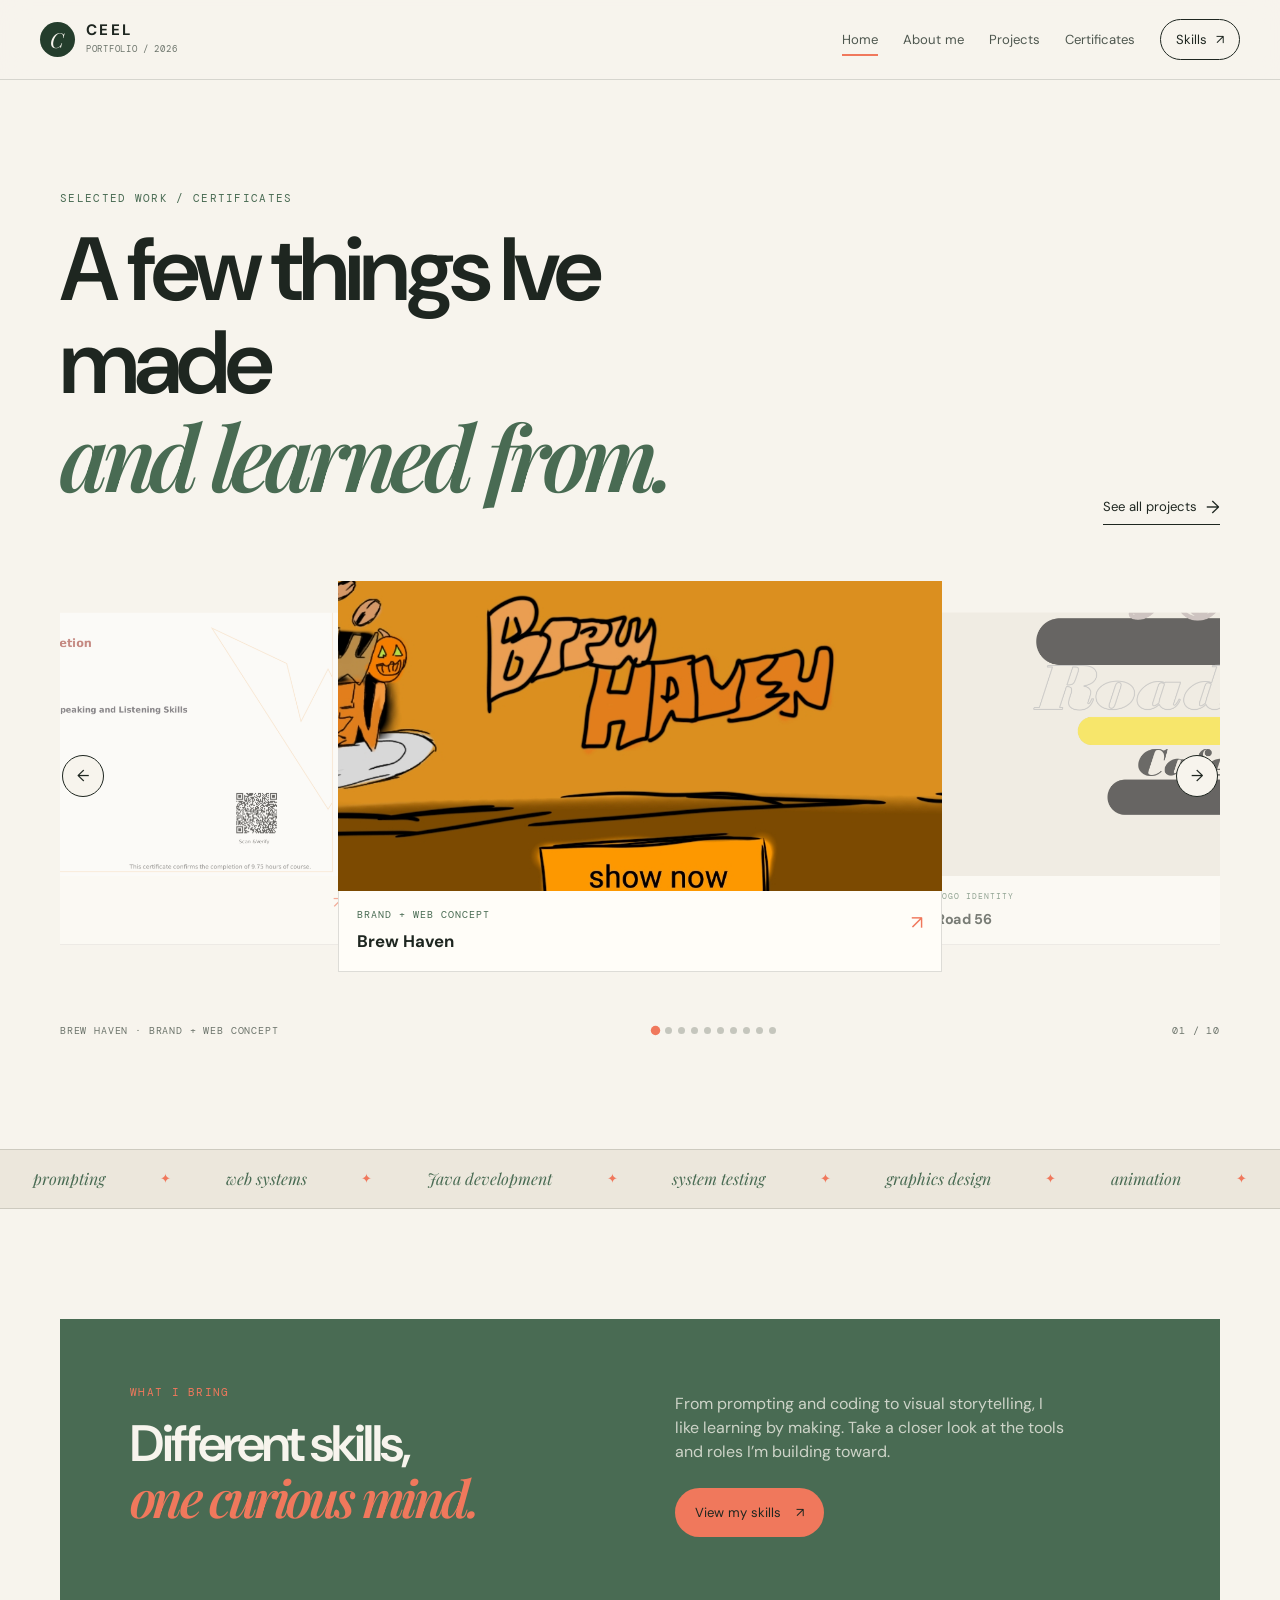
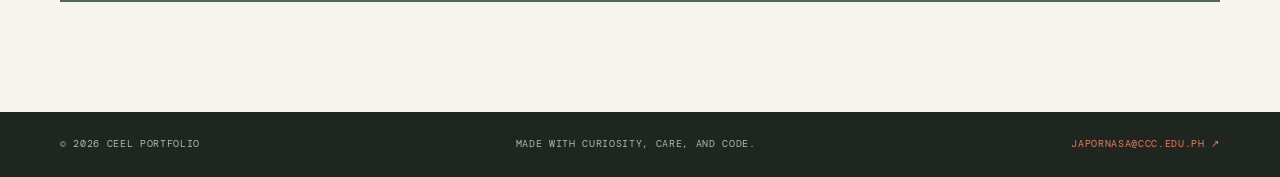
<file: index.html>
<!doctype html>
<html lang="en">
<head>
  <meta charset="UTF-8">
  <meta name="viewport" content="width=device-width, initial-scale=1">
  <meta name="description" content="CEEL portfolio — projects, certificates, and creative technology skills.">
  <title>CEEL Portfolio 2 | Home</title>
  <link rel="stylesheet" href="styles.css">
</head>
<body data-page="home">
  <header class="site-header">
    <a class="brand" href="index.html" aria-label="CEEL Portfolio home">
      <span class="brand-mark">C</span>
      <span><strong>CEEL</strong><small>portfolio / 2026</small></span>
    </a>
    <button class="menu-toggle" type="button" aria-expanded="false" aria-controls="site-nav">Menu</button>
    <nav class="site-nav" id="site-nav" aria-label="Primary navigation">
      <a class="active" href="index.html">Home</a>
      <a href="about.html">About me</a>
      <a href="projects.html">Projects</a>
      <a href="certificates.html">Certificates</a>
      <a class="nav-pill" href="skills.html">Skills <span>↗</span></a>
    </nav>
  </header>

  <main>
    <section class="featured container section-space">
      <div class="section-heading">
        <div><p class="eyebrow">Selected work / certificates</p><h1>A few things Ive made<br><em>and learned from.</em></h1></div>
        <a class="text-link" href="projects.html">See all projects <span>→</span></a>
      </div>
      <div class="carousel-shell" id="featuredCarousel" aria-label="Featured projects and certificates">
        <button class="carousel-control carousel-prev" type="button" aria-label="Previous featured item">←</button>
        <div class="carousel-viewport"><div class="carousel-track" id="featuredTrack"></div></div>
        <button class="carousel-control carousel-next" type="button" aria-label="Next featured item">→</button>
        <div class="carousel-meta"><p id="carouselCaption">Featured work</p><div class="carousel-dots" id="carouselDots" aria-label="Choose featured item"></div><p class="carousel-count" id="carouselCount">01 / 10</p></div>
      </div>
    </section>

    <section class="marquee-strip" aria-label="Areas of interest"><div class="marquee-track"><span>prompting</span><i>✦</i><span>web systems</span><i>✦</i><span>Java development</span><i>✦</i><span>system testing</span><i>✦</i><span>graphics design</span><i>✦</i><span>animation</span><i>✦</i></div></section>

    <section class="skills-teaser container section-space"><div class="teaser-card"><div><p class="eyebrow">What I bring</p><h2>Different skills,<br><em>one curious mind.</em></h2></div><div><p>From prompting and coding to visual storytelling, I like learning by making. Take a closer look at the tools and roles I’m building toward.</p><a class="button button-coral" href="skills.html">View my skills <span>↗</span></a></div></div></section>
  </main>

  <footer class="site-footer"><div class="container footer-inner"><span>© 2026 CEEL Portfolio</span><span>Made with curiosity, care, and code.</span><a href="mailto:japornasa@ccc.edu.ph">japornasa@ccc.edu.ph ↗</a></div></footer>
  <script src="script.js"></script>
</body>
</html>
</file>
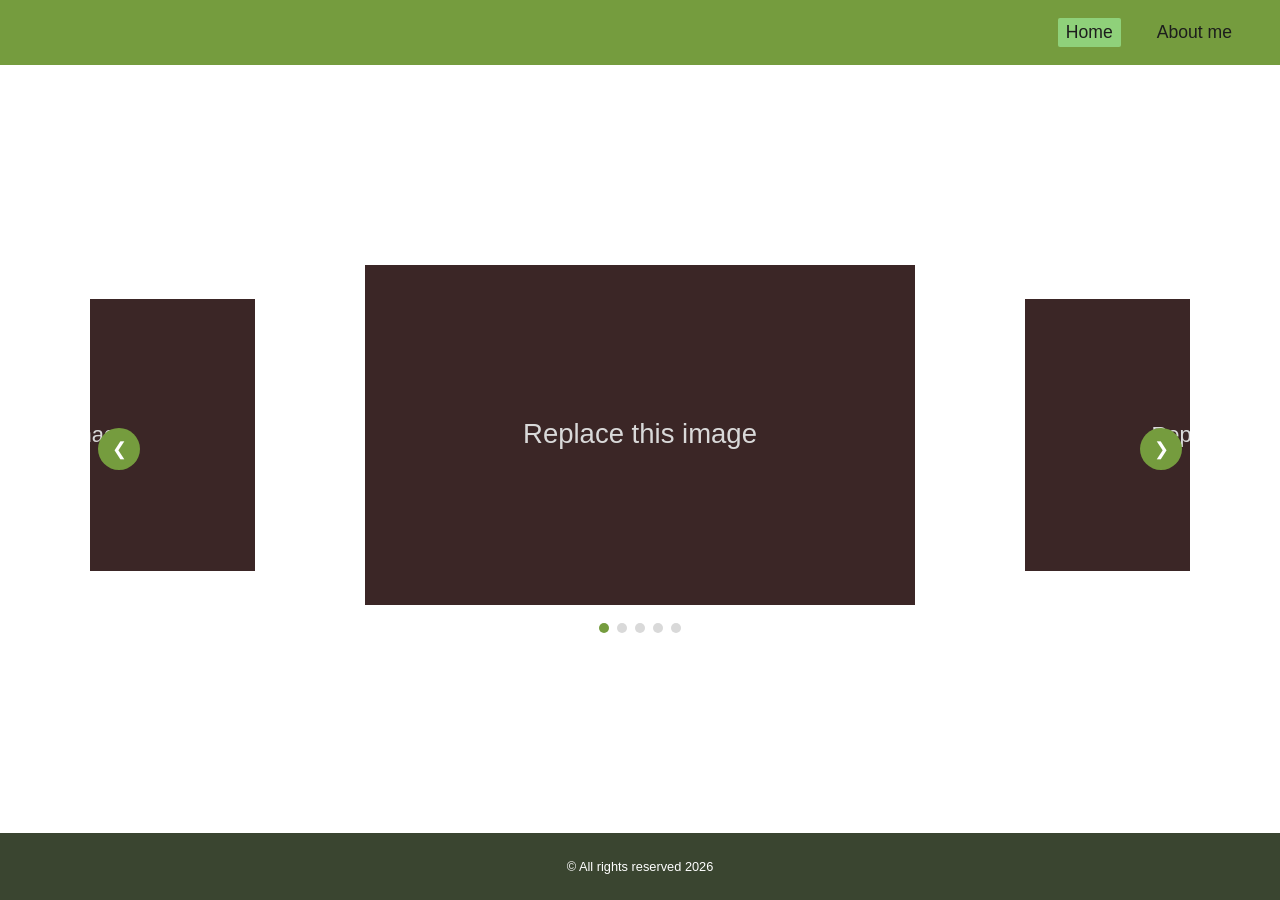
<file: portfolio/index.html>
<!DOCTYPE html>
<html lang="en">
<head>
  <meta charset="UTF-8">
  <meta name="viewport" content="width=device-width, initial-scale=1">
  <title>Home | My Portfolio</title>
  <link rel="stylesheet" href="style.css">
</head>
<body>
  <header class="site-header">
    <nav class="nav">
      <a href="index.html" class="nav-link active">Home</a>
      <a href="about.html" class="nav-link">About me</a>
    </nav>
  </header>

  <main class="home">
    <!-- Carousel: each slide is a div that holds an img -->
    <section class="carousel" id="carousel" aria-label="Featured work">
      <button class="carousel-btn prev" aria-label="Previous slide">&#10094;</button>

      <div class="carousel-track">
        <div class="slide"><img src="images/placeholder.svg" alt="Slide 1"></div>
        <div class="slide"><img src="images/placeholder.svg" alt="Slide 2"></div>
        <div class="slide"><img src="images/placeholder.svg" alt="Slide 3"></div>
        <div class="slide"><img src="images/placeholder.svg" alt="Slide 4"></div>
        <div class="slide"><img src="images/placeholder.svg" alt="Slide 5"></div>
      </div>

      <button class="carousel-btn next" aria-label="Next slide">&#10095;</button>
      <div class="carousel-dots" id="carouselDots"></div>
    </section>
  </main>

  <footer class="site-footer">&copy; All rights reserved 2026</footer>
  <script src="script.js"></script>
</body>
</html>
</file>
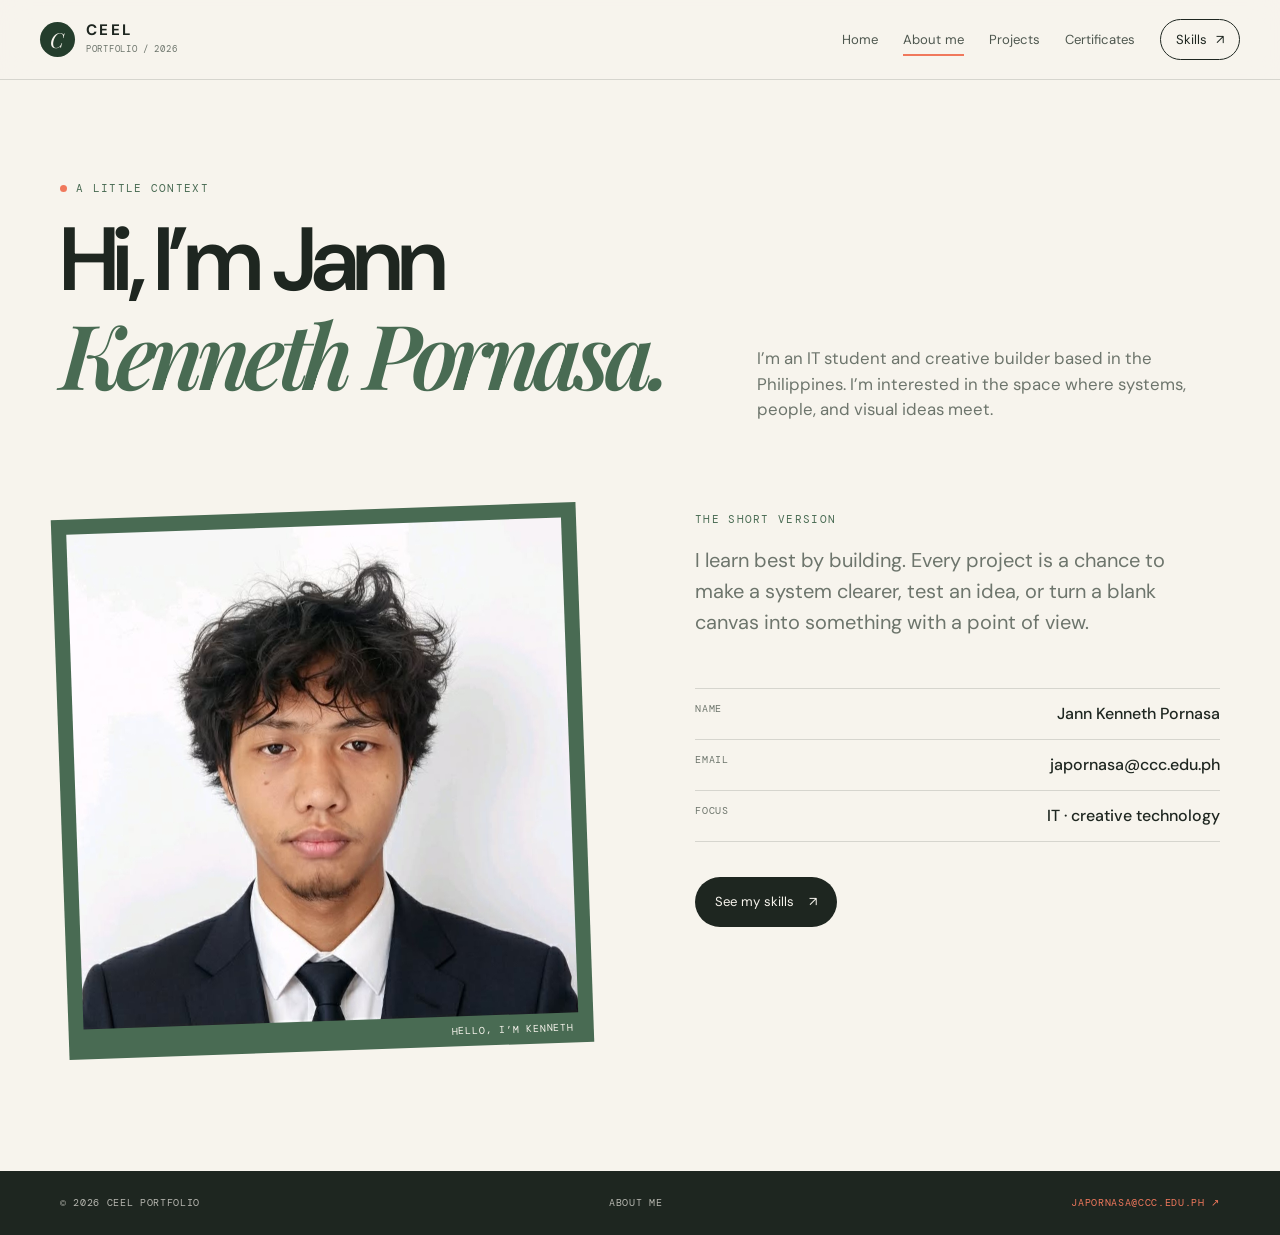
<file: about.html>
<!doctype html>
<html lang="en">

<head>
  <meta charset="UTF-8">
  <meta name="viewport" content="width=device-width, initial-scale=1">
  <meta name="description" content="About Jann Kenneth Pornasa and the CEEL portfolio.">
  <title>CEEL Portfolio | About me</title>
  <link rel="stylesheet" href="styles.css">
</head>

<body data-page="about">
  <header class="site-header"><a class="brand" href="index.html"><span
        class="brand-mark">C</span><span><strong>CEEL</strong><small>portfolio / 2026</small></span></a><button
      class="menu-toggle" type="button" aria-expanded="false" aria-controls="site-nav">Menu</button>
    <nav class="site-nav" id="site-nav" aria-label="Primary navigation"><a href="index.html">Home</a><a class="active"
        href="about.html">About me</a><a href="projects.html">Projects</a><a href="certificates.html">Certificates</a><a
        class="nav-pill" href="skills.html">Skills <span>↗</span></a></nav>
  </header>
  <main>
    <section class="page-hero container page-hero-split">
      <div>
        <p class="eyebrow"><span class="eyebrow-dot"></span> A little context</p>
        <h1>Hi, I’m Jann<br><em>Kenneth Pornasa.</em></h1>
      </div>
      <p>I’m an IT student and creative builder based in the Philippines. I’m interested in the space where systems,
        people, and visual ideas meet.</p>
    </section>
    <section class="about-grid container">
      <div class="about-image"><img src="images/profile/profile.jpg" alt="Portrait of Jann Kenneth Pornasa"><span>hello,
          I’m kenneth</span></div>
      <div class="about-copy">
        <p class="eyebrow">The short version</p>
        <p class="large-copy">I learn best by building. Every project is a chance to make a system clearer, test an
          idea, or turn a blank canvas into something with a point of view.</p>
        <div class="about-facts">
          <div><span>Name</span><strong>Jann Kenneth Pornasa</strong></div>
          <div><span>Email</span><strong><a href="mailto:japornasa@ccc.edu.ph">japornasa@ccc.edu.ph</a></strong></div>
          <div><span>Focus</span><strong>IT · creative technology</strong></div>
        </div><a class="button button-dark" href="skills.html">See my skills <span>↗</span></a>
      </div>
    </section>
  </main>
  <footer class="site-footer">
    <div class="container footer-inner"><span>© 2026 CEEL Portfolio</span><span>About me</span><a
        href="mailto:japornasa@ccc.edu.ph">japornasa@ccc.edu.ph ↗</a></div>
  </footer>
  <script src="script.js"></script>
</body>

</html>
</file>
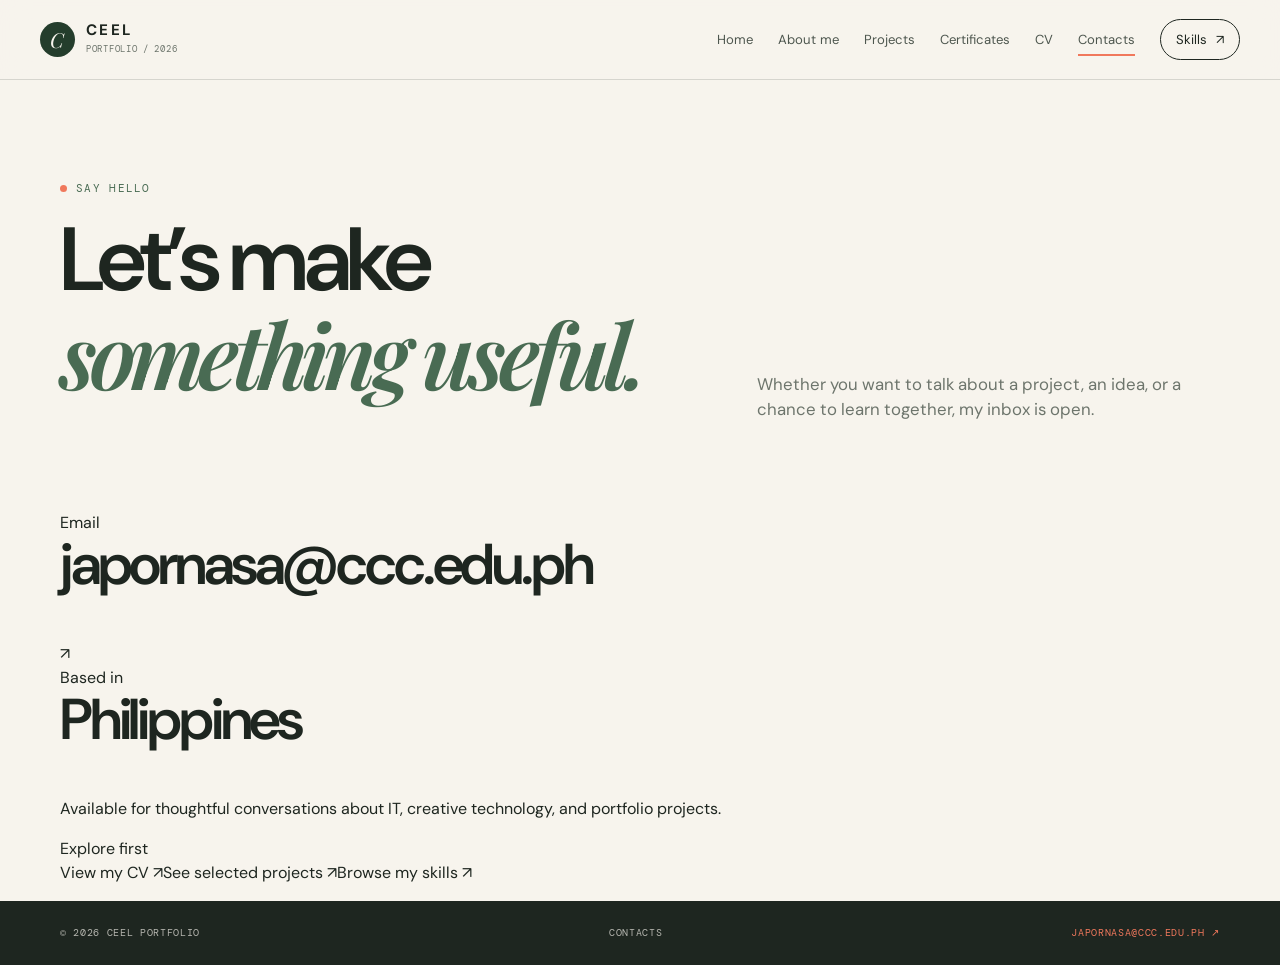
<file: contacts.html>
<!doctype html>
<html lang="en">
<head>
  <meta charset="UTF-8">
  <meta name="viewport" content="width=device-width, initial-scale=1">
  <meta name="description" content="Contact Jann Kenneth Pornasa through the CEEL portfolio.">
  <title>CEEL Portfolio | Contacts</title>
  <link rel="stylesheet" href="styles.css">
</head>
<body data-page="contacts">
  <header class="site-header">
    <a class="brand" href="index.html" aria-label="CEEL Portfolio home"><span class="brand-mark">C</span><span><strong>CEEL</strong><small>portfolio / 2026</small></span></a>
    <button class="menu-toggle" type="button" aria-expanded="false" aria-controls="site-nav">Menu</button>
    <nav class="site-nav" id="site-nav" aria-label="Primary navigation">
      <a href="index.html">Home</a><a href="about.html">About me</a><a href="projects.html">Projects</a><a href="certificates.html">Certificates</a><a href="cv.html">CV</a><a href="contacts.html" class="active">Contacts</a><a class="nav-pill" href="skills.html">Skills <span>↗</span></a>
    </nav>
  </header>
  <main>
    <section class="page-hero container page-hero-split contact-hero">
      <div><p class="eyebrow"><span class="eyebrow-dot"></span> Say hello</p><h1>Let’s make<br><em>something useful.</em></h1></div>
      <p>Whether you want to talk about a project, an idea, or a chance to learn together, my inbox is open.</p>
    </section>
    <section class="contact-grid container">
      <a class="contact-card contact-card-primary" href="mailto:japornasa@ccc.edu.ph"><span class="contact-label">Email</span><h2>japornasa@ccc.edu.ph</h2><span class="contact-arrow">↗</span></a>
      <div class="contact-card"><span class="contact-label">Based in</span><h2>Philippines</h2><p>Available for thoughtful conversations about IT, creative technology, and portfolio projects.</p></div>
      <div class="contact-card"><span class="contact-label">Explore first</span><p class="contact-links"><a href="cv.html">View my CV <span>↗</span></a><a href="projects.html">See selected projects <span>↗</span></a><a href="skills.html">Browse my skills <span>↗</span></a></p></div>
    </section>
  </main>
  <footer class="site-footer"><div class="container footer-inner"><span>© 2026 CEEL Portfolio</span><span>Contacts</span><a href="mailto:japornasa@ccc.edu.ph">japornasa@ccc.edu.ph ↗</a></div></footer>
  <script src="script.js"></script>
</body>
</html>
</file>
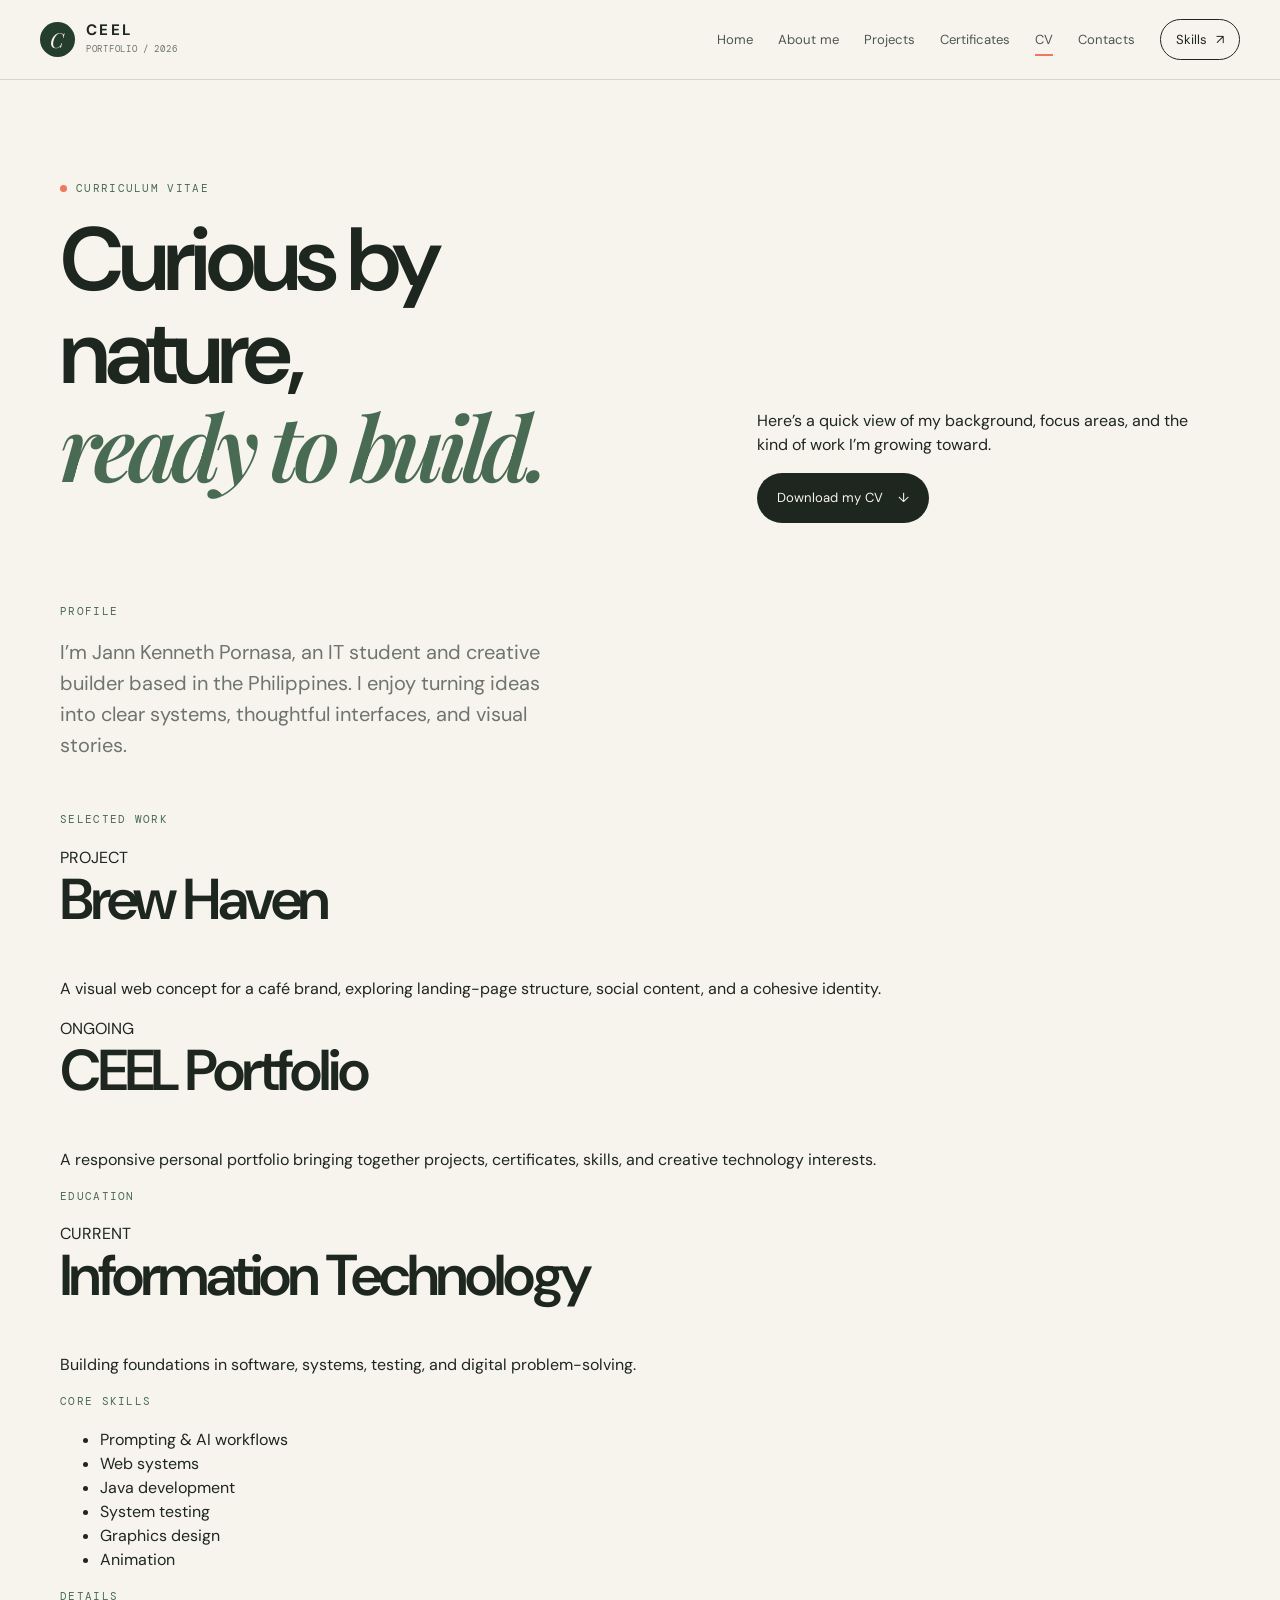
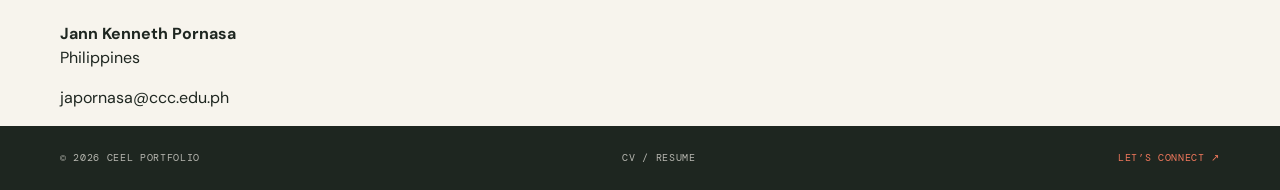
<file: cv.html>
<!doctype html>
<html lang="en">
<head>
  <meta charset="UTF-8">
  <meta name="viewport" content="width=device-width, initial-scale=1">
  <meta name="description" content="Curriculum vitae of Jann Kenneth Pornasa — IT student and creative builder.">
  <title>CEEL Portfolio | CV</title>
  <link rel="stylesheet" href="styles.css">
</head>
<body data-page="cv">
  <header class="site-header">
    <a class="brand" href="index.html" aria-label="CEEL Portfolio home"><span class="brand-mark">C</span><span><strong>CEEL</strong><small>portfolio / 2026</small></span></a>
    <button class="menu-toggle" type="button" aria-expanded="false" aria-controls="site-nav">Menu</button>
    <nav class="site-nav" id="site-nav" aria-label="Primary navigation">
      <a href="index.html">Home</a><a href="about.html">About me</a><a href="projects.html">Projects</a><a href="certificates.html">Certificates</a><a href="cv.html" class="active">CV</a><a href="contacts.html">Contacts</a><a class="nav-pill" href="skills.html">Skills <span>↗</span></a>
    </nav>
  </header>
  <main>
    <section class="page-hero container page-hero-split">
      <div><p class="eyebrow"><span class="eyebrow-dot"></span> Curriculum vitae</p><h1>Curious by nature,<br><em>ready to build.</em></h1></div>
      <div><p>Here’s a quick view of my background, focus areas, and the kind of work I’m growing toward.</p><a class="button button-dark" href="Jann-Kenneth-Pornasa-CV.pdf" download>Download my CV <span>↓</span></a></div>
    </section>
    <section class="cv-layout container">
      <div class="cv-main">
        <div class="cv-section"><p class="eyebrow">Profile</p><p class="large-copy">I’m Jann Kenneth Pornasa, an IT student and creative builder based in the Philippines. I enjoy turning ideas into clear systems, thoughtful interfaces, and visual stories.</p></div>
        <div class="cv-section"><p class="eyebrow">Selected work</p><div class="cv-entry"><div><span class="cv-date">PROJECT</span><h2>Brew Haven</h2></div><p>A visual web concept for a café brand, exploring landing-page structure, social content, and a cohesive identity.</p></div><div class="cv-entry"><div><span class="cv-date">ONGOING</span><h2>CEEL Portfolio</h2></div><p>A responsive personal portfolio bringing together projects, certificates, skills, and creative technology interests.</p></div></div>
        <div class="cv-section"><p class="eyebrow">Education</p><div class="cv-entry"><div><span class="cv-date">CURRENT</span><h2>Information Technology</h2></div><p>Building foundations in software, systems, testing, and digital problem-solving.</p></div></div>
      </div>
      <aside class="cv-sidebar"><div class="cv-side-block"><p class="eyebrow">Core skills</p><ul class="cv-list"><li>Prompting & AI workflows</li><li>Web systems</li><li>Java development</li><li>System testing</li><li>Graphics design</li><li>Animation</li></ul></div><div class="cv-side-block"><p class="eyebrow">Details</p><p><strong>Jann Kenneth Pornasa</strong><br>Philippines</p><p><a href="mailto:japornasa@ccc.edu.ph">japornasa@ccc.edu.ph</a></p></div></aside>
    </section>
  </main>
  <footer class="site-footer"><div class="container footer-inner"><span>© 2026 CEEL Portfolio</span><span>CV / resume</span><a href="mailto:japornasa@ccc.edu.ph">Let’s connect ↗</a></div></footer>
  <script src="script.js"></script>
</body>
</html>
</file>
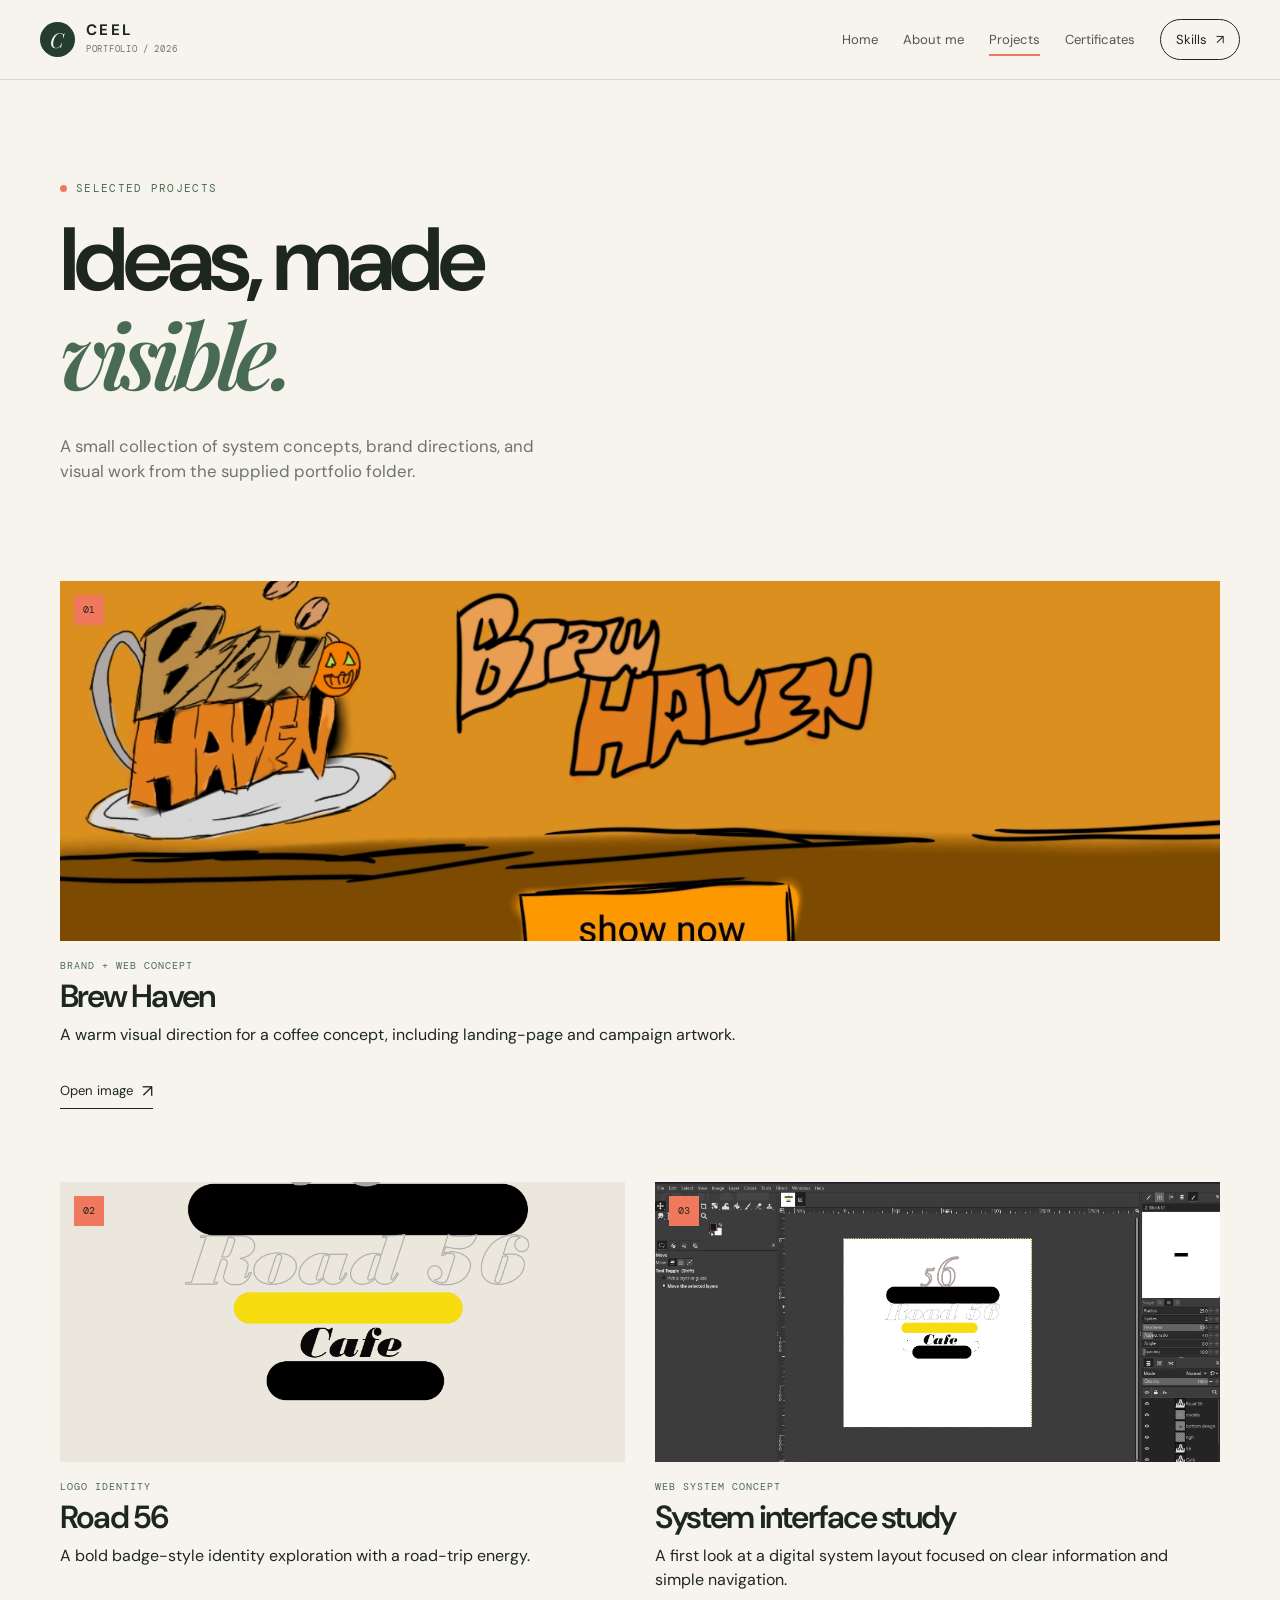
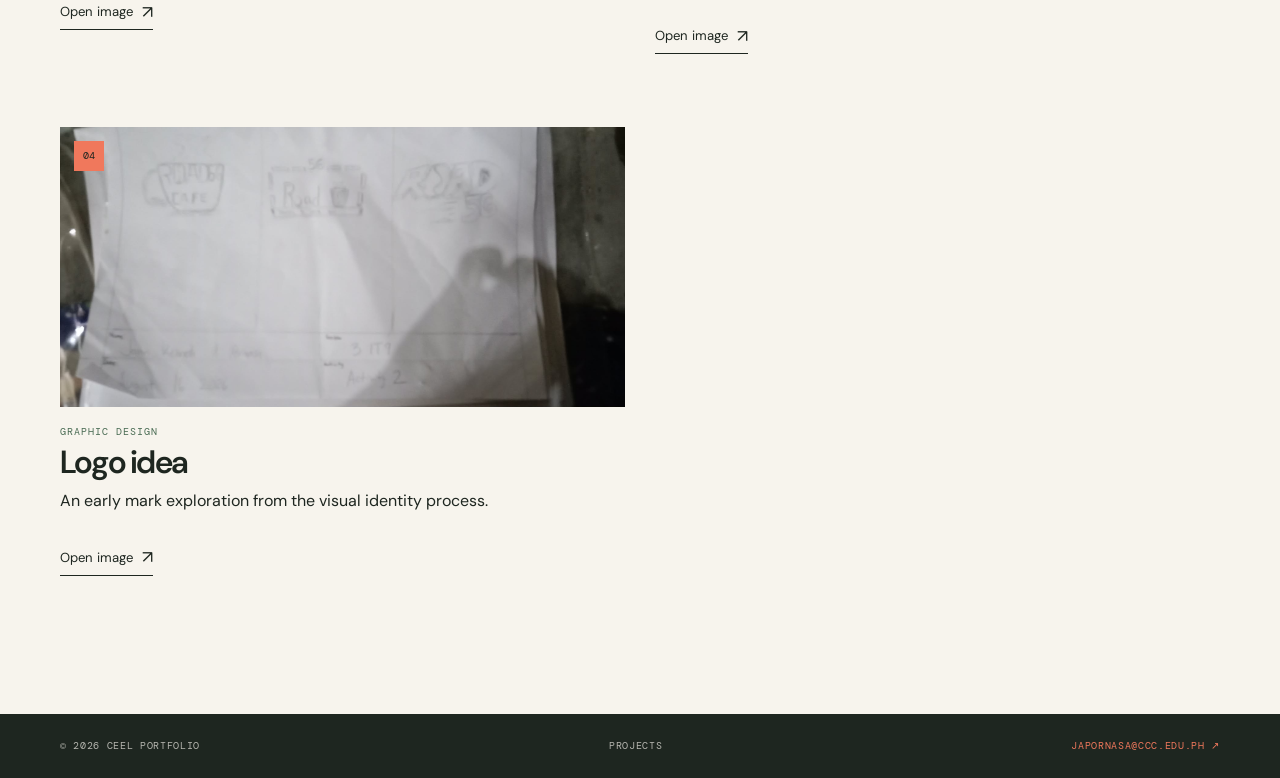
<file: projects.html>
<!doctype html>
<html lang="en">

<head>
  <meta charset="UTF-8">
  <meta name="viewport" content="width=device-width, initial-scale=1">
  <meta name="description" content="Selected CEEL projects and design work.">
  <title>CEEL Portfolio | Projects</title>
  <link rel="stylesheet" href="styles.css">
</head>

<body data-page="projects">
  <header class="site-header"><a class="brand" href="index.html"><span
        class="brand-mark">C</span><span><strong>CEEL</strong><small>portfolio / 2026</small></span></a><button
      class="menu-toggle" type="button" aria-expanded="false" aria-controls="site-nav">Menu</button>
    <nav class="site-nav" id="site-nav" aria-label="Primary navigation"><a href="index.html">Home</a><a
        href="about.html">About me</a><a class="active" href="projects.html">Projects</a><a
        href="certificates.html">Certificates</a><a class="nav-pill" href="skills.html">Skills <span>↗</span></a></nav>
  </header>
  <main>
    <section class="page-hero container">
      <p class="eyebrow"><span class="eyebrow-dot"></span> Selected projects</p>
      <h1>Ideas, made<br><em>visible.</em></h1>
      <p>A small collection of system concepts, brand directions, and visual work from the supplied portfolio folder.
      </p>
    </section>
    <section class="project-grid container" id="projectGrid"></section>
  </main>
  <footer class="site-footer">
    <div class="container footer-inner"><span>© 2026 CEEL Portfolio</span><span>Projects</span><a
        href="mailto:japornasa@ccc.edu.ph">japornasa@ccc.edu.ph ↗</a></div>
  </footer>
  <script src="script.js"></script>
</body>

</html>
</file>
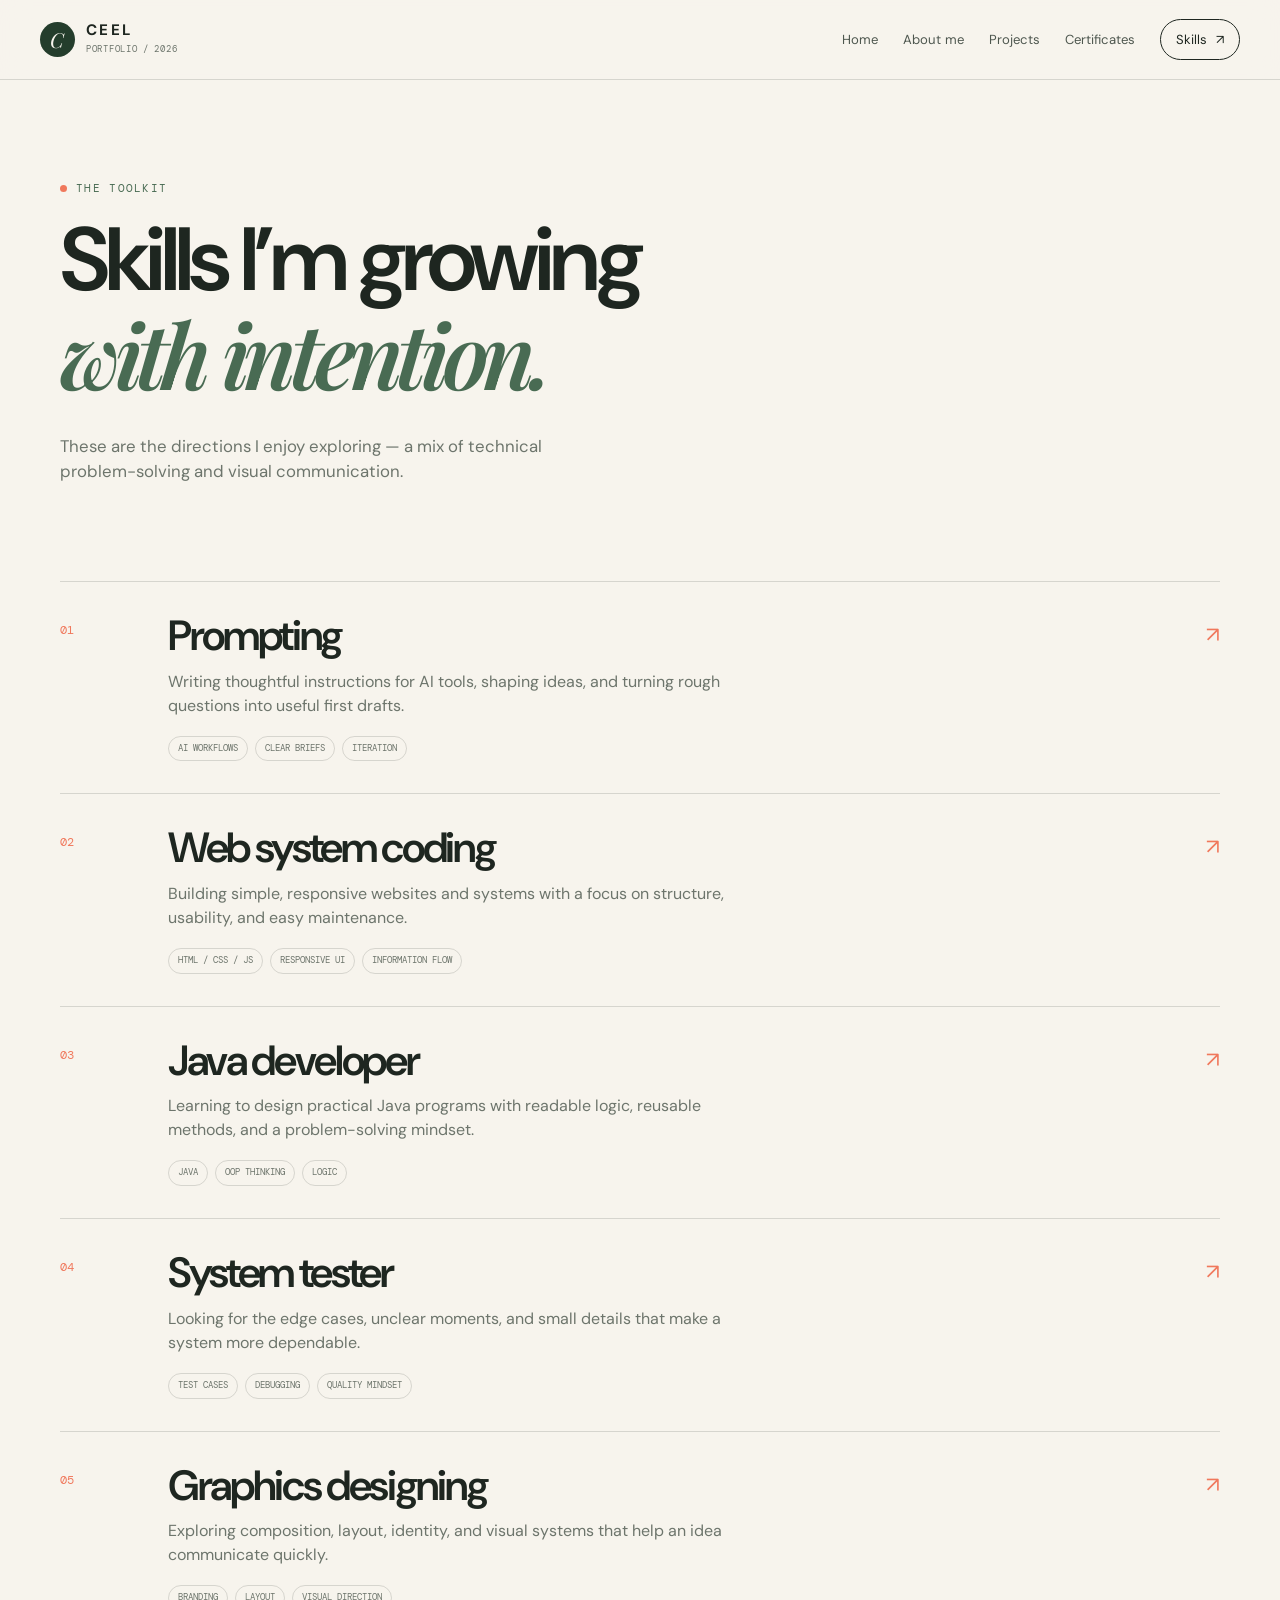
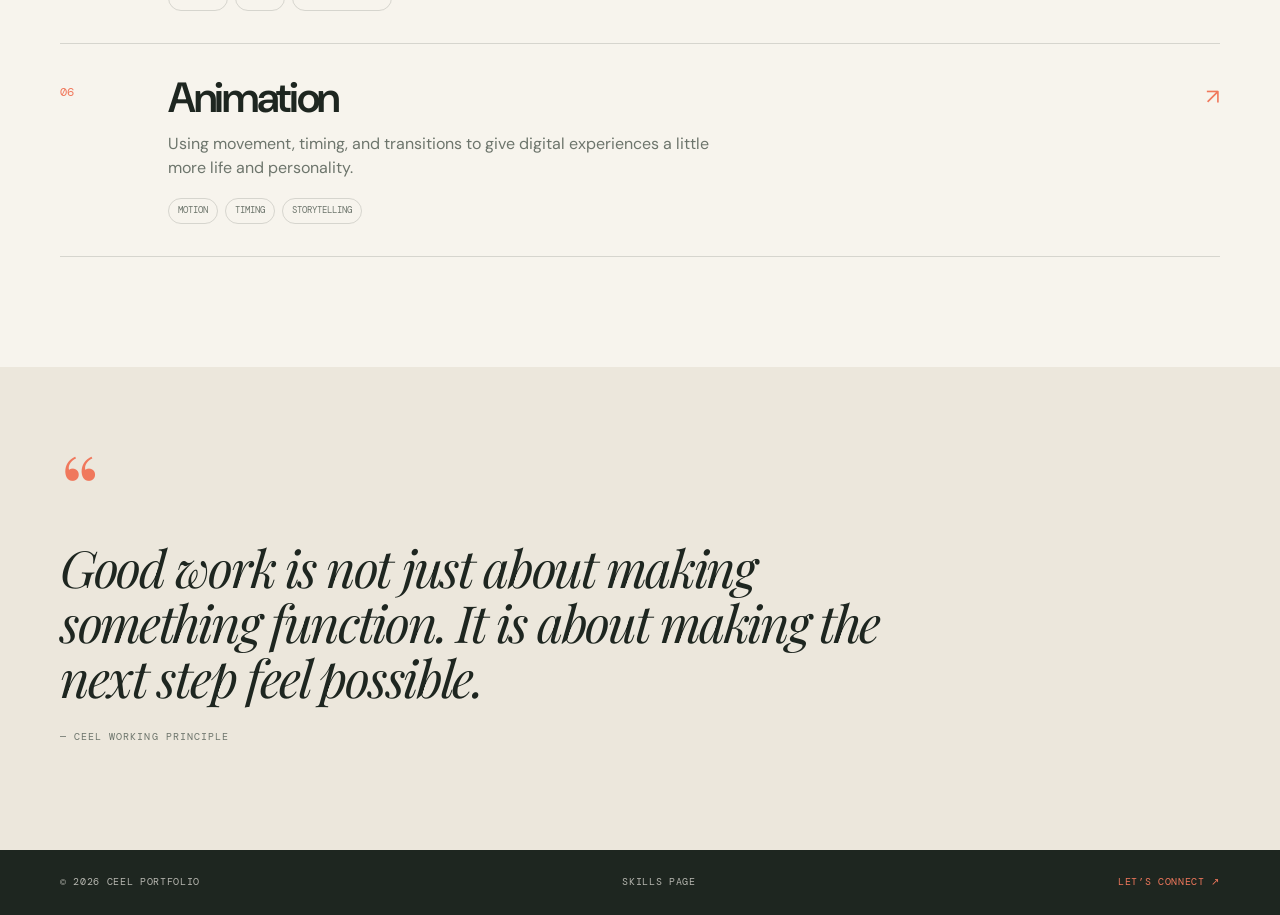
<file: skills.html>
<!doctype html>
<html lang="en">
<head>
  <meta charset="UTF-8">
  <meta name="viewport" content="width=device-width, initial-scale=1">
  <meta name="description" content="CEEL skills: prompting, web system coding, Java development, system testing, graphics design, and animation.">
  <title>CEEL Portfolio | Skills</title>
  <link rel="stylesheet" href="styles.css">
</head>
<body data-page="skills">
  <header class="site-header"><a class="brand" href="index.html"><span class="brand-mark">C</span><span><strong>CEEL</strong><small>portfolio / 2026</small></span></a><button class="menu-toggle" type="button" aria-expanded="false" aria-controls="site-nav">Menu</button><nav class="site-nav" id="site-nav" aria-label="Primary navigation"><a href="index.html">Home</a><a href="about.html">About me</a><a href="projects.html">Projects</a><a href="certificates.html">Certificates</a><a class="nav-pill active" href="skills.html">Skills <span>↗</span></a></nav></header>
  <main>
    <section class="page-hero container"><p class="eyebrow"><span class="eyebrow-dot"></span> The toolkit</p><h1>Skills I’m growing<br><em>with intention.</em></h1><p>These are the directions I enjoy exploring — a mix of technical problem-solving and visual communication.</p></section>
    <section class="skills-list container" id="skillsList"></section>
    <section class="quote-band"><div class="container"><p class="quote-mark">“</p><blockquote>Good work is not just about making something function. It is about making the next step feel possible.</blockquote><p class="quote-credit">— CEEL working principle</p></div></section>
  </main>
  <footer class="site-footer"><div class="container footer-inner"><span>© 2026 CEEL Portfolio</span><span>Skills page</span><a href="mailto:japornasa@ccc.edu.ph">Let’s connect ↗</a></div></footer>
  <script src="script.js"></script>
</body>
</html>
</file>
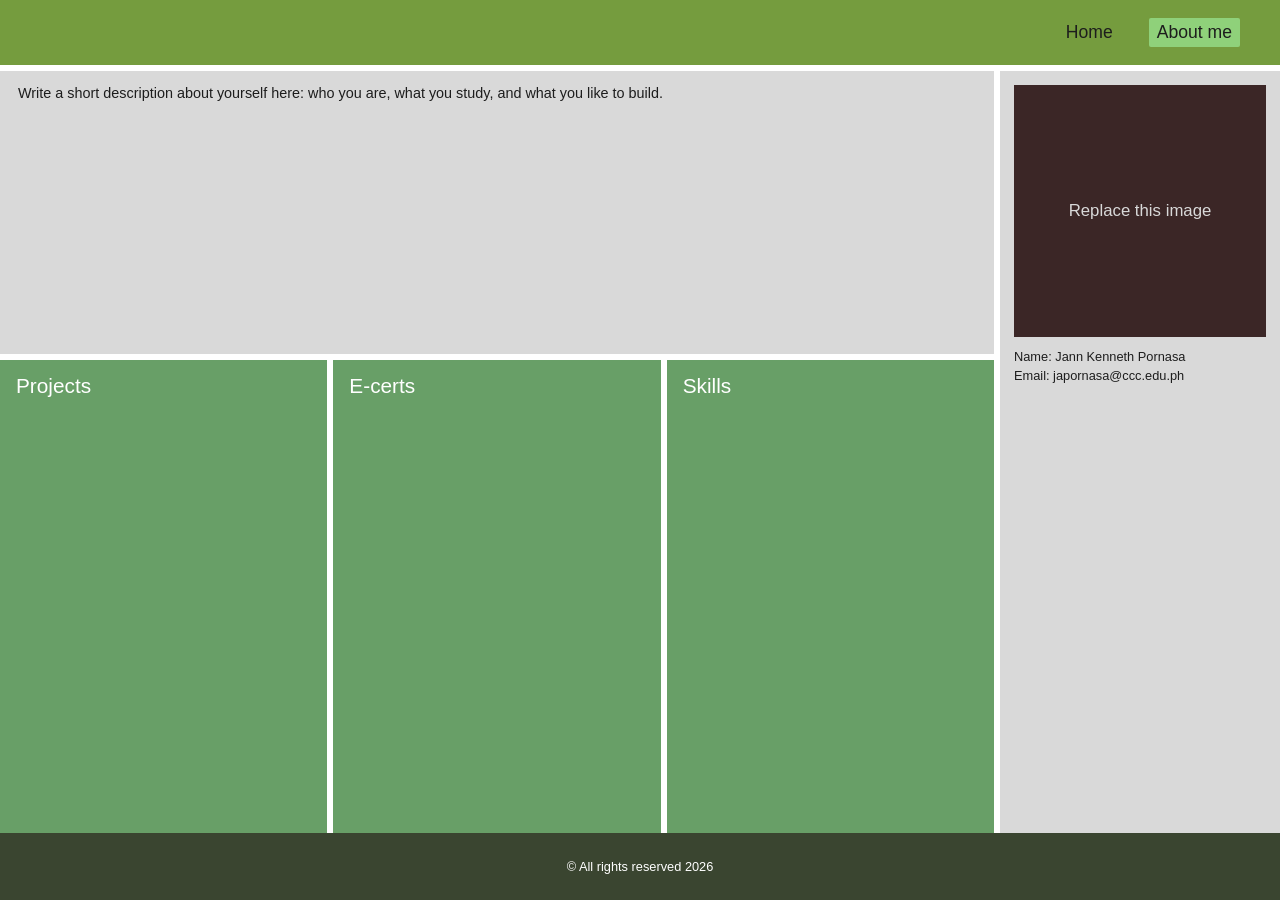
<file: portfolio/about.html>
<!DOCTYPE html>
<html lang="en">
<head>
  <meta charset="UTF-8">
  <meta name="viewport" content="width=device-width, initial-scale=1">
  <title>About me | My Portfolio</title>
  <link rel="stylesheet" href="style.css">
</head>
<body>
  <header class="site-header">
    <nav class="nav">
      <a href="index.html" class="nav-link">Home</a>
      <a href="about.html" class="nav-link active">About me</a>
    </nav>
  </header>

  <main class="about">
    <section class="about-desc">
      <p>Write a short description about yourself here: who you are, what you study, and what you like to build.</p>
    </section>

    <section class="about-cards">
      <a class="about-card" href="proje.html"><h2>Projects</h2></a>
      <a class="about-card" href="certificates.html"><h2>E-certs</h2></a>
      <div class="about-card"><h2>Skills</h2></div>
    </section>

    <aside class="about-profile">
      <img src="images/placeholder.svg" alt="Profile photo">
      <p>Name: Jann Kenneth Pornasa</p>
      <p>Email: <a href="mailto:japornasa@ccc.edu.ph">japornasa@ccc.edu.ph</a></p>
    </aside>
  </main>

  <footer class="site-footer">&copy; All rights reserved 2026</footer>
</body>
</html>
</file>
<file: styles.css>
@import url('https://fonts.googleapis.com/css2?family=DM+Mono:wght@400;500&family=DM+Sans:wght@400;500;600;700&family=Playfair+Display:ital,wght@0,600;0,700;1,600;1,700&display=swap');

:root { --ink:#1e2620; --muted:#6d756c; --paper:#f7f4ed; --paper-deep:#ece7dc; --green:#496b53; --green-dark:#243d2c; --coral:#f0785c; --line:rgba(30,38,32,.15); --white:#fffdf8; --serif:'Playfair Display', Georgia, serif; --sans:'DM Sans', Arial, sans-serif; --mono:'DM Mono', monospace; }
* { box-sizing:border-box; }
html { scroll-behavior:smooth; }
body { margin:0; min-width:320px; background:var(--paper); color:var(--ink); font-family:var(--sans); line-height:1.5; }
body.modal-open { overflow:hidden; }
a { color:inherit; text-decoration:none; }
button { font:inherit; }
img { display:block; max-width:100%; }
.container { width:min(1160px, calc(100% - 80px)); margin:0 auto; }
.site-header { position:sticky; top:0; z-index:20; display:flex; align-items:center; justify-content:space-between; gap:24px; min-height:80px; padding:0 40px; background:rgba(247,244,237,.92); border-bottom:1px solid var(--line); backdrop-filter:blur(14px); }
.brand { display:flex; align-items:center; gap:11px; letter-spacing:.03em; }
.brand-mark { display:grid; place-items:center; width:35px; height:35px; border-radius:50%; background:var(--green-dark); color:var(--paper); font-family:var(--serif); font-size:1.3rem; font-style:italic; }
.brand strong { display:block; font-size:.95rem; letter-spacing:.16em; line-height:1; }
.brand small { display:block; margin-top:5px; color:var(--muted); font-family:var(--mono); font-size:.55rem; letter-spacing:.08em; text-transform:uppercase; }
.site-nav { display:flex; align-items:center; gap:25px; font-size:.82rem; color:#4e574f; }
.site-nav a { position:relative; padding:8px 0; }
.site-nav a:not(.nav-pill)::after { position:absolute; right:0; bottom:1px; left:0; height:2px; background:var(--coral); content:''; transform:scaleX(0); transform-origin:right; transition:transform .2s ease; }
.site-nav a:hover::after, .site-nav a.active::after { transform:scaleX(1); transform-origin:left; }
.nav-pill { padding:10px 15px !important; border:1px solid var(--ink); border-radius:999px; color:var(--ink); }
.nav-pill:hover { background:var(--ink); color:var(--paper); }
.nav-pill span { margin-left:5px; }
.menu-toggle { display:none; border:0; background:none; color:var(--ink); }
.hero { display:grid; grid-template-columns:1fr 440px; align-items:center; gap:90px; min-height:650px; padding-top:65px; padding-bottom:80px; }
.eyebrow { display:flex; align-items:center; gap:9px; margin:0 0 18px; color:var(--green); font-family:var(--mono); font-size:.68rem; letter-spacing:.12em; text-transform:uppercase; }
.eyebrow-dot { width:7px; height:7px; border-radius:50%; background:var(--coral); }
h1,h2,h3,p { margin-top:0; }
h1,h2 { font-weight:600; letter-spacing:-.055em; line-height:1.03; }
h1 { max-width:760px; margin-bottom:25px; font-size:clamp(3.7rem, 7vw, 6.8rem); }
h2 { font-size:clamp(2.3rem, 4.5vw, 4.5rem); }
h1 em,h2 em { color:var(--green); font-family:var(--serif); font-weight:600; letter-spacing:-.07em; }
.hero-lede { max-width:500px; margin-bottom:30px; color:var(--muted); font-size:1.05rem; }
.hero-actions { display:flex; align-items:center; gap:24px; }
.button { display:inline-flex; align-items:center; gap:15px; width:max-content; padding:14px 19px; border:1px solid transparent; border-radius:999px; font-size:.82rem; transition:transform .2s ease, background .2s ease, color .2s ease; }
.button:hover { transform:translateY(-2px); }
.button-dark { background:var(--ink); color:var(--paper); }
.button-dark:hover { background:var(--green-dark); }
.button-coral { margin-top:24px; background:var(--coral); color:var(--ink); }
.text-link { display:inline-flex; align-items:center; gap:9px; border-bottom:1px solid var(--ink); padding-bottom:4px; font-size:.82rem; }
.text-link span { font-size:1.1rem; transition:transform .2s ease; }
.text-link:hover span { transform:translateX(4px); }
.hero-note { display:flex; gap:12px; align-items:baseline; margin-top:75px; color:var(--muted); font-size:.78rem; }
.hero-note span { font-family:var(--mono); font-size:.64rem; letter-spacing:.1em; text-transform:uppercase; }
.hero-note strong { max-width:260px; color:var(--ink); font-weight:500; }
.hero-portrait-wrap { position:relative; }
.portrait-frame { position:relative; margin:0 25px 25px 0; padding:14px; background:var(--green); transform:rotate(3deg); }
.portrait-frame::after { position:absolute; inset:0; border:1px solid var(--ink); content:''; transform:translate(14px,14px); z-index:-1; }
.portrait-frame img { width:100%; aspect-ratio:1.07 / 1; object-fit:cover; filter:saturate(.85); }
.portrait-tag { position:absolute; padding:8px 10px; background:var(--coral); color:var(--ink); font-family:var(--mono); font-size:.62rem; letter-spacing:.08em; text-transform:uppercase; }
.tag-top { top:20px; right:-15px; transform:rotate(8deg); }
.tag-bottom { bottom:2px; left:-20px; transform:rotate(-7deg); }
.marquee-strip { overflow:hidden; border-top:1px solid var(--line); border-bottom:1px solid var(--line); background:var(--paper-deep); }
.marquee-track { display:flex; align-items:center; justify-content:space-around; min-width:900px; gap:36px; padding:17px 24px; color:var(--green); font-family:var(--serif); font-size:1rem; font-style:italic; white-space:nowrap; }
.marquee-track i { color:var(--coral); font-family:var(--sans); font-size:.8rem; font-style:normal; }
.section-space { padding-top:110px; padding-bottom:110px; }
.section-heading { display:flex; align-items:end; justify-content:space-between; gap:30px; margin-bottom:48px; }
.section-heading h2 { margin:0; font-size:clamp(2.3rem, 4vw, 4rem); }
.section-heading .text-link { margin-bottom:8px; }
.carousel-shell { position:relative; }
.carousel-viewport { position:relative; height:420px; overflow:hidden; }
.carousel-track { position:relative; height:100%; }
.carousel-slide { position:absolute; top:0; left:24%; width:52%; height:100%; opacity:0; pointer-events:none; transform:translateX(0) scale(.85); transition:transform .55s cubic-bezier(.2,.75,.3,1), opacity .45s ease; }
.carousel-slide.is-active { z-index:3; opacity:1; pointer-events:auto; transform:translateX(0) scale(1); }
.carousel-slide.is-prev { z-index:2; opacity:.58; pointer-events:auto; transform:translateX(-89%) scale(.85); }
.carousel-slide.is-next { z-index:2; opacity:.58; pointer-events:auto; transform:translateX(89%) scale(.85); }
.slide-image { height:310px; overflow:hidden; background:var(--paper-deep); }
.slide-image img { width:100%; height:100%; object-fit:cover; }
.carousel-slide.is-active .slide-image img { transition:transform 7s ease; transform:scale(1.04); }
.slide-info { position:relative; padding:17px 18px; border:1px solid var(--line); border-top:0; background:var(--white); }
.card-kicker { margin:0 0 6px; color:var(--green); font-family:var(--mono); font-size:.62rem; letter-spacing:.1em; text-transform:uppercase; }
.slide-info h3 { margin:0; font-size:1.05rem; }
.slide-arrow { position:absolute; top:18px; right:18px; color:var(--coral); font-size:1.2rem; }
.carousel-control { position:absolute; top:38%; z-index:5; display:grid; place-items:center; width:42px; height:42px; border:1px solid var(--ink); border-radius:50%; background:var(--paper); color:var(--ink); cursor:pointer; transition:background .2s ease, color .2s ease; }
.carousel-control:hover { background:var(--ink); color:var(--paper); }
.carousel-prev { left:2px; }.carousel-next { right:2px; }
.carousel-meta { display:flex; align-items:center; justify-content:space-between; gap:20px; margin-top:22px; }
.carousel-meta p { margin:0; color:var(--muted); font-family:var(--mono); font-size:.65rem; letter-spacing:.08em; text-transform:uppercase; }
.carousel-count { min-width:70px; text-align:right; }
.carousel-dots { display:flex; gap:6px; }
.carousel-dots button { width:7px; height:7px; padding:0; border:0; border-radius:50%; background:#c5c6bd; cursor:pointer; }.carousel-dots button.is-active { background:var(--coral); transform:scale(1.35); }
.teaser-card { display:grid; grid-template-columns:1fr 1fr; gap:70px; padding:65px 70px; background:var(--green); color:var(--paper); }
.teaser-card h2 { margin:0; font-size:clamp(2.4rem, 4vw, 4rem); }.teaser-card h2 em { color:var(--coral); }.teaser-card .eyebrow { color:var(--coral); }.teaser-card p:not(.eyebrow) { max-width:390px; margin:8px 0 0; color:rgba(247,244,237,.76); }
.site-footer { background:var(--ink); color:var(--paper); }.footer-inner { display:flex; justify-content:space-between; gap:20px; padding:25px 0; color:rgba(247,244,237,.7); font-family:var(--mono); font-size:.6rem; letter-spacing:.07em; text-transform:uppercase; }.footer-inner a { color:var(--coral); }
.page-hero { padding-top:100px; padding-bottom:80px; }.page-hero h1 { max-width:700px; font-size:clamp(3.5rem, 7vw, 6.4rem); }.page-hero > p:last-child { max-width:490px; margin-top:28px; color:var(--muted); font-size:1.05rem; }.page-hero-split { display:grid; grid-template-columns:1fr .75fr; align-items:end; gap:80px; }.page-hero-split > p:last-child { margin:0 0 9px; }
.skills-list { border-top:1px solid var(--line); }.skill-row { display:grid; grid-template-columns:80px 1fr 40px; align-items:start; gap:28px; padding:32px 0; border-bottom:1px solid var(--line); }.skill-number { padding-top:7px; color:var(--coral); font-family:var(--mono); font-size:.75rem; }.skill-main h2 { margin:0 0 12px; font-size:clamp(1.8rem,3.3vw,3.1rem); }.skill-main p { max-width:570px; margin:0 0 18px; color:var(--muted); }.skill-tags { display:flex; flex-wrap:wrap; gap:7px; }.skill-tags span { padding:5px 9px; border:1px solid var(--line); border-radius:999px; color:var(--muted); font-family:var(--mono); font-size:.58rem; text-transform:uppercase; }.skill-symbol { padding-top:5px; color:var(--coral); font-size:1.35rem; text-align:right; }.quote-band { margin-top:110px; padding:95px 0; background:var(--paper-deep); }.quote-mark { margin:0; color:var(--coral); font-family:var(--serif); font-size:6rem; line-height:.5; }.quote-band blockquote { max-width:840px; margin:30px 0 24px; font-family:var(--serif); font-size:clamp(2rem,4vw,4rem); font-style:italic; line-height:1.08; letter-spacing:-.045em; }.quote-credit { color:var(--muted); font-family:var(--mono); font-size:.65rem; letter-spacing:.1em; text-transform:uppercase; }
.about-grid { display:grid; grid-template-columns:1fr 1fr; gap:110px; align-items:start; padding-bottom:120px; }.about-image { position:relative; padding:15px 15px 30px; background:var(--green); transform:rotate(-2deg); }.about-image img { width:100%; aspect-ratio:1 / 1; object-fit:cover; }.about-image span { position:absolute; right:20px; bottom:7px; color:var(--paper); font-family:var(--mono); font-size:.62rem; letter-spacing:.08em; text-transform:uppercase; }.large-copy { max-width:500px; margin:10px 0 50px; color:var(--muted); font-size:1.25rem; line-height:1.55; }.about-facts { margin-bottom:35px; border-top:1px solid var(--line); }.about-facts div { display:flex; justify-content:space-between; gap:20px; padding:13px 0; border-bottom:1px solid var(--line); }.about-facts span { color:var(--muted); font-family:var(--mono); font-size:.62rem; letter-spacing:.08em; text-transform:uppercase; }.about-facts strong { font-weight:500; text-align:right; }
.project-grid { display:grid; grid-template-columns:repeat(2,1fr); gap:55px 30px; padding-bottom:120px; }.project-card-featured { grid-column:span 2; }.project-image { position:relative; height:360px; overflow:hidden; background:var(--paper-deep); }.project-card:not(.project-card-featured) .project-image { height:280px; }.project-image img { width:100%; height:100%; object-fit:cover; transition:transform .5s ease; }.project-card:hover .project-image img { transform:scale(1.04); }.project-index { position:absolute; top:14px; left:14px; padding:7px 9px; background:var(--coral); font-family:var(--mono); font-size:.65rem; }.project-card-copy { padding:18px 0; }.project-card-copy h2 { margin:0 0 10px; font-size:2rem; }.project-card-copy p:last-child { max-width:520px; margin:0; color:var(--muted); }.project-link { margin-top:15px; }
.certificate-grid { display:grid; grid-template-columns:repeat(3,1fr); gap:30px; padding-bottom:120px; }.certificate-card { min-width:0; }.certificate-open { position:relative; display:block; width:100%; padding:0; border:1px solid var(--line); background:var(--paper-deep); cursor:pointer; overflow:hidden; }.certificate-open img { width:100%; aspect-ratio:1.42 / 1; object-fit:cover; transition:transform .4s ease; }.certificate-open:hover img { transform:scale(1.04); }.certificate-open span { position:absolute; right:12px; bottom:12px; padding:8px 11px; background:var(--coral); color:var(--ink); font-family:var(--mono); font-size:.62rem; text-transform:uppercase; }.certificate-card > div { padding-top:15px; }.certificate-card h2 { margin:0; font-size:1.35rem; }.modal { position:fixed; inset:0; z-index:50; display:grid; place-items:center; padding:25px; background:rgba(30,38,32,.82); }.modal[hidden] { display:none; }.modal-card { position:relative; width:min(790px,100%); max-height:92vh; padding:18px; overflow:auto; background:var(--white); }.modal-card > img { width:100%; max-height:70vh; object-fit:contain; background:var(--paper-deep); }.modal-close { position:absolute; top:-15px; right:-15px; z-index:2; display:grid; place-items:center; width:38px; height:38px; border:0; border-radius:50%; background:var(--coral); color:var(--ink); font-size:1.5rem; cursor:pointer; }.modal-footer { display:flex; align-items:center; justify-content:space-between; gap:20px; padding:18px 0 0; }.modal-footer p { margin:0; font-family:var(--mono); font-size:.7rem; text-transform:uppercase; }
@media (max-width:900px) { .container { width:min(100% - 44px, 680px); }.site-header { padding:0 22px; }.menu-toggle { display:block; }.site-nav { position:absolute; top:79px; right:0; left:0; display:none; flex-direction:column; align-items:stretch; gap:0; padding:13px 22px 20px; background:var(--paper); border-bottom:1px solid var(--line); }.site-nav.open { display:flex; }.site-nav a { padding:12px 0; }.nav-pill { text-align:center; }.hero { grid-template-columns:1fr; gap:50px; min-height:0; padding-top:75px; }.hero-portrait-wrap { width:min(100%,500px); margin:0 auto; }.hero-note { margin-top:45px; }.carousel-viewport { height:390px; }.carousel-slide { left:17%; width:66%; }.teaser-card { grid-template-columns:1fr; gap:15px; padding:45px 35px; }.page-hero-split { grid-template-columns:1fr; gap:15px; }.about-grid { grid-template-columns:1fr; gap:70px; }.certificate-grid { grid-template-columns:repeat(2,1fr); }.footer-inner { flex-wrap:wrap; } }
@media (max-width:560px) { .container { width:calc(100% - 34px); }.site-header { min-height:70px; }.site-nav { top:69px; }.hero { padding-top:58px; }.hero h1 { font-size:3.5rem; }.hero-actions { align-items:flex-start; flex-direction:column; gap:18px; }.portrait-tag { font-size:.52rem; }.section-space { padding-top:72px; padding-bottom:72px; }.section-heading { align-items:flex-start; flex-direction:column; gap:20px; margin-bottom:32px; }.carousel-viewport { height:340px; }.carousel-slide { left:6%; width:88%; }.carousel-slide.is-prev { transform:translateX(-102%) scale(.84); }.carousel-slide.is-next { transform:translateX(102%) scale(.84); }.slide-image { height:250px; }.carousel-control { width:36px; height:36px; }.carousel-prev { left:-4px; }.carousel-next { right:-4px; }.carousel-meta { flex-wrap:wrap; }.carousel-dots { order:3; width:100%; justify-content:center; }.skill-row { grid-template-columns:38px 1fr; gap:12px; }.skill-symbol { grid-column:2; grid-row:1; }.project-grid { grid-template-columns:1fr; gap:35px; }.project-card-featured { grid-column:auto; }.project-image,.project-card:not(.project-card-featured) .project-image { height:250px; }.certificate-grid { grid-template-columns:1fr; }.modal-footer { align-items:flex-start; flex-direction:column; }.footer-inner { align-items:flex-start; flex-direction:column; gap:10px; } }
@media (prefers-reduced-motion:reduce) { *,*::before,*::after { scroll-behavior:auto !important; transition:none !important; animation:none !important; } }
</file>
<file: portfolio/style.css>
/* ---------- Design tokens ---------- */
:root {
  --green:       #759c3e;   /* header */
  --green-hi:    #8fd17a;   /* active nav link */
  --green-card:  #689f67;   /* about cards */
  --green-btn:   #5c9a5a;   /* "view" button */
  --dark:        #3a4530;   /* footer */
  --grey:        #d9d9d9;   /* boxes */
  --brown:       #3b2626;   /* image placeholders */
  --red:         #9b3a3a;   /* "download" button */
  --text:        #1d1d1d;
}

/* ---------- Base ---------- */
* { box-sizing: border-box; margin: 0; padding: 0; }

body {
  min-height: 100vh;
  display: flex;
  flex-direction: column;
  font-family: "Inter", "Segoe UI", Arial, sans-serif;
  color: var(--text);
  background: #fff;
}
main { flex: 1; }
img  { display: block; max-width: 100%; }
a    { color: inherit; text-decoration: none; }

/* ---------- Header / footer ---------- */
.site-header { background: var(--green); padding: 18px 40px; }
.nav { display: flex; justify-content: flex-end; gap: 28px; }
.nav-link { padding: 4px 8px; font-size: 1.1rem; border-radius: 2px; }
.nav-link:hover { background: rgba(255,255,255,.3); }
.nav-link.active { background: var(--green-hi); }

.site-footer {
  background: var(--dark);
  color: #fff;
  text-align: center;
  font-size: .8rem;
  padding: 26px 20px;
}

/* ---------- Home: carousel ---------- */
.home { display: flex; align-items: center; justify-content: center; padding: 40px 0; }

.carousel { position: relative; width: 100%; max-width: 1100px; }
.carousel-track { position: relative; height: 340px; overflow: hidden; }

.slide {
  position: absolute;
  top: 0; left: 25%;
  width: 50%; height: 100%;
  background: var(--grey);
  overflow: hidden;
  opacity: 0;
  pointer-events: none;
  transform: translateX(0) scale(.8);
  transition: transform .5s ease, opacity .5s ease;
}
.slide img { width: 100%; height: 100%; object-fit: cover; }

/* positions set by script.js */
.slide.active { opacity: 1; transform: translateX(0) scale(1); z-index: 2; pointer-events: auto; }
.slide.prev   { opacity: 1; transform: translateX(-110%) scale(.8); cursor: pointer; pointer-events: auto; }
.slide.next   { opacity: 1; transform: translateX(110%)  scale(.8); cursor: pointer; pointer-events: auto; }

.carousel-btn {
  position: absolute; top: 50%; transform: translateY(-50%);
  z-index: 3;
  width: 42px; height: 42px;
  border: none; border-radius: 50%;
  background: var(--green); color: #fff;
  font-size: 1.1rem; cursor: pointer;
}
.carousel-btn:hover { background: var(--dark); }
.carousel-btn.prev { left: 8px; }
.carousel-btn.next { right: 8px; }

.carousel-dots { display: flex; justify-content: center; gap: 8px; margin-top: 18px; }
.carousel-dots button {
  width: 10px; height: 10px; border: none; border-radius: 50%;
  background: var(--grey); cursor: pointer;
}
.carousel-dots button.active { background: var(--green); }

/* ---------- About me ---------- */
.about {
  display: grid;
  grid-template-columns: 1fr 280px;
  grid-template-areas: "desc profile" "cards profile";
  gap: 6px;
  padding: 6px 0 0;
}
.about-desc {
  grid-area: desc;
  background: var(--grey);
  padding: 14px 18px;
  min-height: 110px;
  font-size: .9rem;
}
.about-cards { grid-area: cards; display: grid; grid-template-columns: repeat(3, 1fr); gap: 6px; }
.about-card {
  background: var(--green-card);
  min-height: 300px;
  padding: 14px 16px;
  color: #fff;
  transition: background .2s;
}
.about-card h2 { font-size: 1.3rem; font-weight: 500; }
a.about-card:hover { background: var(--green); }

.about-profile { grid-area: profile; background: var(--grey); padding: 14px; font-size: .8rem; }
.about-profile img { width: 100%; aspect-ratio: 1 / 1; object-fit: cover; margin-bottom: 12px; }
.about-profile p { margin-bottom: 4px; word-break: break-word; }

/* ---------- Certificates ---------- */
.certs { padding: 30px 40px; }
.cert-grid {
  display: grid;
  grid-template-columns: repeat(3, 1fr);
  gap: 24px;
  max-width: 900px;
  margin: 0 auto;
}
.cert-card { background: var(--grey); padding: 14px; }
.cert-card img { width: 100%; height: 150px; object-fit: cover; background: var(--brown); }
.cert-actions { display: flex; justify-content: center; gap: 8px; margin-top: 12px; }

.btn {
  border: none; cursor: pointer;
  padding: 5px 14px;
  font-size: .75rem; color: #fff;
  font-family: inherit;
}
.btn-download { background: var(--red); }
.btn-view     { background: var(--green-btn); }
.btn:hover    { filter: brightness(1.15); }

/* ---------- Cert view (modal) ---------- */
.modal {
  position: fixed; inset: 0; z-index: 10;
  display: flex; align-items: center; justify-content: center;
  background: rgba(0,0,0,.55);
  padding: 20px;
}
.modal[hidden] { display: none; }

.modal-box {
  position: relative;
  width: min(640px, 100%);
  max-height: 90vh;
  background: var(--grey);
  padding: 18px;
  text-align: center;
  overflow-y: auto;
}
.modal-box img { width: 100%; max-height: 60vh; object-fit: contain; background: var(--brown); }
.modal-box .btn { display: inline-block; margin-top: 18px; padding: 10px 40px; }

.modal-close {
  position: absolute; top: -14px; left: -14px;
  width: 36px; height: 36px;
  border: none; border-radius: 50%;
  background: #7a1f1f; color: #fff;
  font-size: 1.4rem; line-height: 1; cursor: pointer;
}

/* ---------- Responsive ---------- */
@media (max-width: 800px) {
  .site-header { padding: 14px 20px; }
  .carousel-track { height: 220px; }
  .slide { left: 15%; width: 70%; }
  .about { grid-template-columns: 1fr; grid-template-areas: "desc" "profile" "cards"; }
  .about-cards { grid-template-columns: 1fr; }
  .about-card { min-height: 120px; }
  .cert-grid { grid-template-columns: repeat(2, 1fr); }
  .certs { padding: 20px; }
}
@media (max-width: 500px) { .cert-grid { grid-template-columns: 1fr; } }

@media (prefers-reduced-motion: reduce) { .slide { transition: none; } }
</file>
